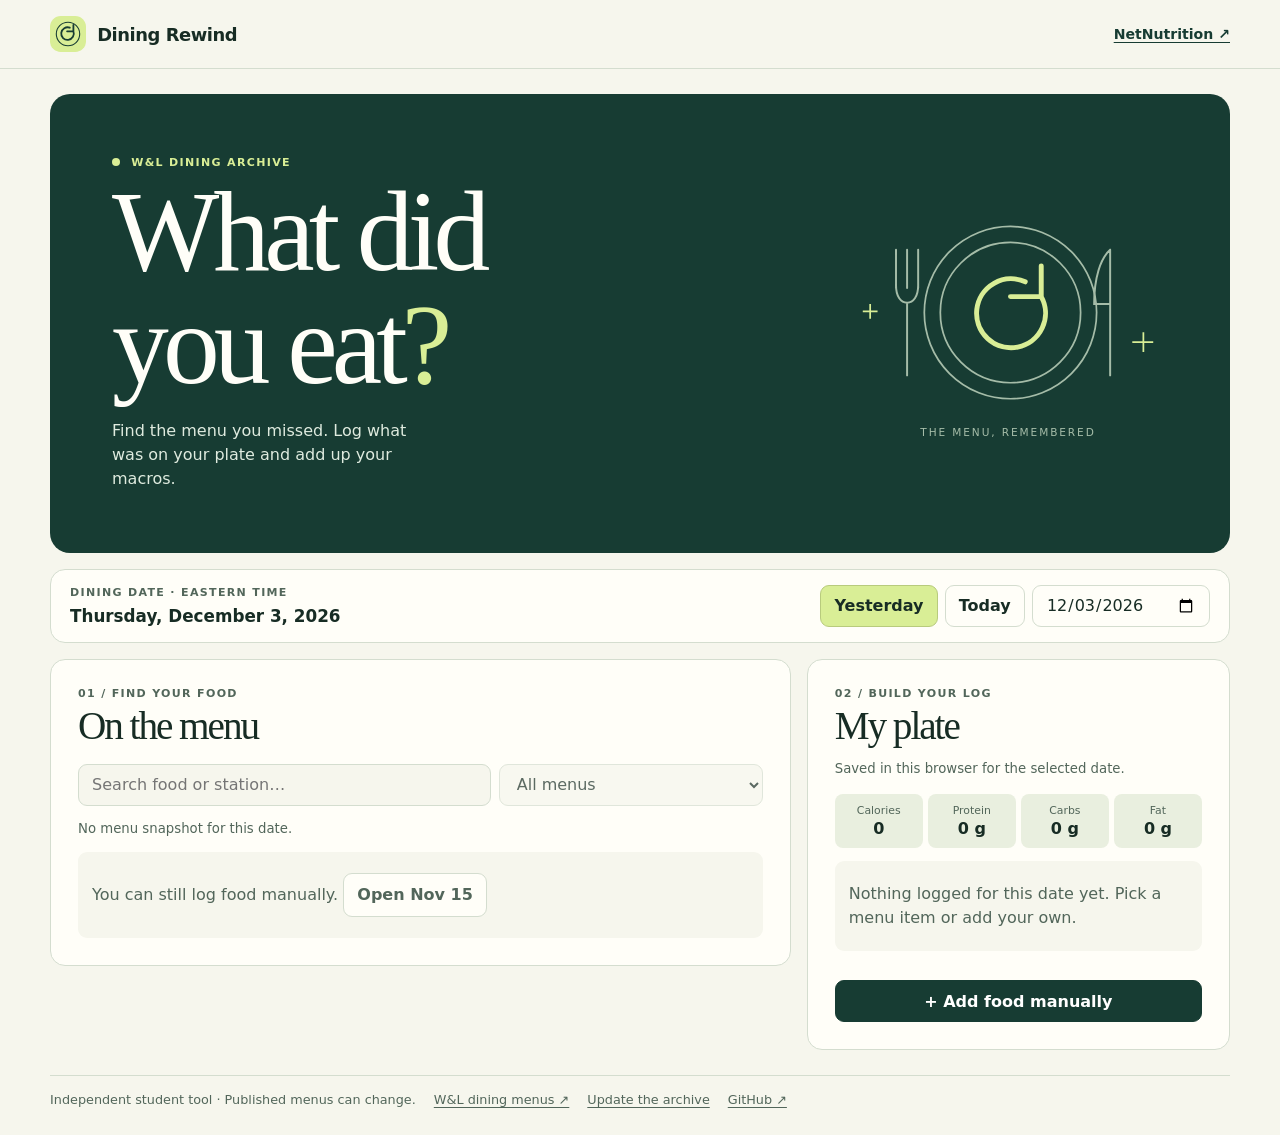
<file: site/index.html>
<!doctype html>
<html lang="en">
<head>
<meta charset="utf-8">
<meta name="viewport" content="width=device-width, initial-scale=1">
<meta name="description" content="Look up past W&amp;L dining menus and keep a private meal log.">
<title>Dining Rewind · W&amp;L menu archive</title>
<link rel="icon" type="image/svg+xml" href="./mark.svg">
<link rel="stylesheet" href="./style.css">
<script type="module" src="./app.js"></script>
</head>
<body>
<header class="mast"><div class="wrap nav"><a class="brand" href="./"><img src="./mark.svg" alt="" width="36" height="36"> Dining Rewind</a><a class="source" href="https://netnutrition.cbord.com/nn-prod/WLU" target="_blank" rel="noopener">NetNutrition ↗</a></div></header>
<main class="wrap">
<section class="hero" aria-labelledby="title">
<div><p class="eyebrow"><span></span> W&amp;L DINING ARCHIVE</p><h1 id="title">What did<br>you eat<span>?</span></h1><p>Find the menu you missed. Log what was on your plate and add up your macros.</p></div>
<div class="art" aria-hidden="true"><svg viewBox="0 0 260 170" fill="none"><circle cx="132" cy="85" r="70" stroke="currentColor" stroke-width="1.4"/><circle cx="132" cy="85" r="57" stroke="currentColor" stroke-width="1.4"/><path d="M157 72a28 28 0 1 1-13-12m13-13v25h-25" stroke="#d9ee96" stroke-width="4" stroke-linecap="round" stroke-linejoin="round"/><path d="M39 34v31m9-31v31m9-31v31m-18-2c0 9 4 14 9 14s9-5 9-14m-9 14v59m165-102c-8 7-13 23-13 44h13m0-44v102" stroke="currentColor" stroke-width="1.6" stroke-linecap="round"/><path d="M12 84h12m-6-6v12m213 19h17m-8-8v16" stroke="#d9ee96" stroke-width="1.4"/></svg><span>THE MENU, REMEMBERED</span></div>
</section>
<section class="datebar" aria-label="Menu date">
<div><p class="eyebrow">DINING DATE · EASTERN TIME</p><strong id="date-title"></strong></div>
<div class="date-actions"><a class="plate-link" href="#log-title">My plate ↓</a><button id="yesterday" type="button">Yesterday</button><button id="today" type="button">Today</button><label class="date-input"><span class="sr">Choose a date</span><input id="date" type="date"></label></div>
</section>
<div class="layout">
<section class="menu" aria-labelledby="menu-title">
<div class="section-top"><div><p class="eyebrow">01 / FIND YOUR FOOD</p><h2 id="menu-title">On the menu</h2></div><span id="count" class="chip" aria-live="polite"></span></div>
<div class="filters"><label><span class="sr">Search food or station</span><input type="search" id="search" placeholder="Search food or station…"></label><label><span class="sr">Filter by venue or meal</span><select id="group"><option value="">All menus</option></select></label></div>
<p class="hint" id="coverage" aria-live="polite">Loading archived menus…</p>
<div id="results"></div>
</section>
<aside class="log" aria-labelledby="log-title">
<p class="eyebrow">02 / BUILD YOUR LOG</p><h2 id="log-title">My plate</h2><p class="hint">Saved in this browser for the selected date.</p>
<dl id="totals" class="totals" aria-live="polite"></dl><p class="hint" id="total-note" aria-live="polite"></p>
<div id="entries"></div>
<button type="button" id="custom" class="primary">+ Add food manually</button>
</aside>
</div>
</main>
<footer class="wrap footer"><span>Independent student tool · Published menus can change.</span><a href="https://www.wlu.edu/dining-services/campus-dining-venues-and-menus/the-marketplace" target="_blank" rel="noopener">W&amp;L dining menus ↗</a><a href="./update.html">Update the archive</a><a href="https://github.com/onionviolet/dining-rewind">GitHub ↗</a></footer>
<dialog id="editor" aria-labelledby="editor-title">
<form id="entry-form">
<p class="eyebrow">MY PLATE</p><h2 id="editor-title">Log food</h2><p id="editor-note" class="hint"></p>
<label>Food name<input name="name" required maxlength="160"></label>
<div class="form-grid"><label>Portions eaten<input name="quantity" type="number" required min="0.01" max="1000" step="any"></label><label>Serving size or unit<input name="serving" maxlength="80" placeholder="e.g. 1 cup"></label></div>
<p class="hint">Enter values <strong>per serving</strong>. Leave any unknown value blank.</p>
<div class="form-grid macro-fields"><label>Calories (kcal)<input name="kcal" type="number" min="0" max="10000" step="any"></label><label>Protein (g)<input name="protein" type="number" min="0" max="10000" step="any"></label><label>Carbs (g)<input name="carbs" type="number" min="0" max="10000" step="any"></label><label>Fat (g)<input name="fat" type="number" min="0" max="10000" step="any"></label></div>
<div class="form-actions"><button type="button" id="cancel">Cancel</button><button type="submit" class="primary">Save to my plate</button></div>
</form>
</dialog>
<noscript><p class="wrap">Enable JavaScript to browse menus and use the meal log.</p></noscript>
</body>
</html>
</file>
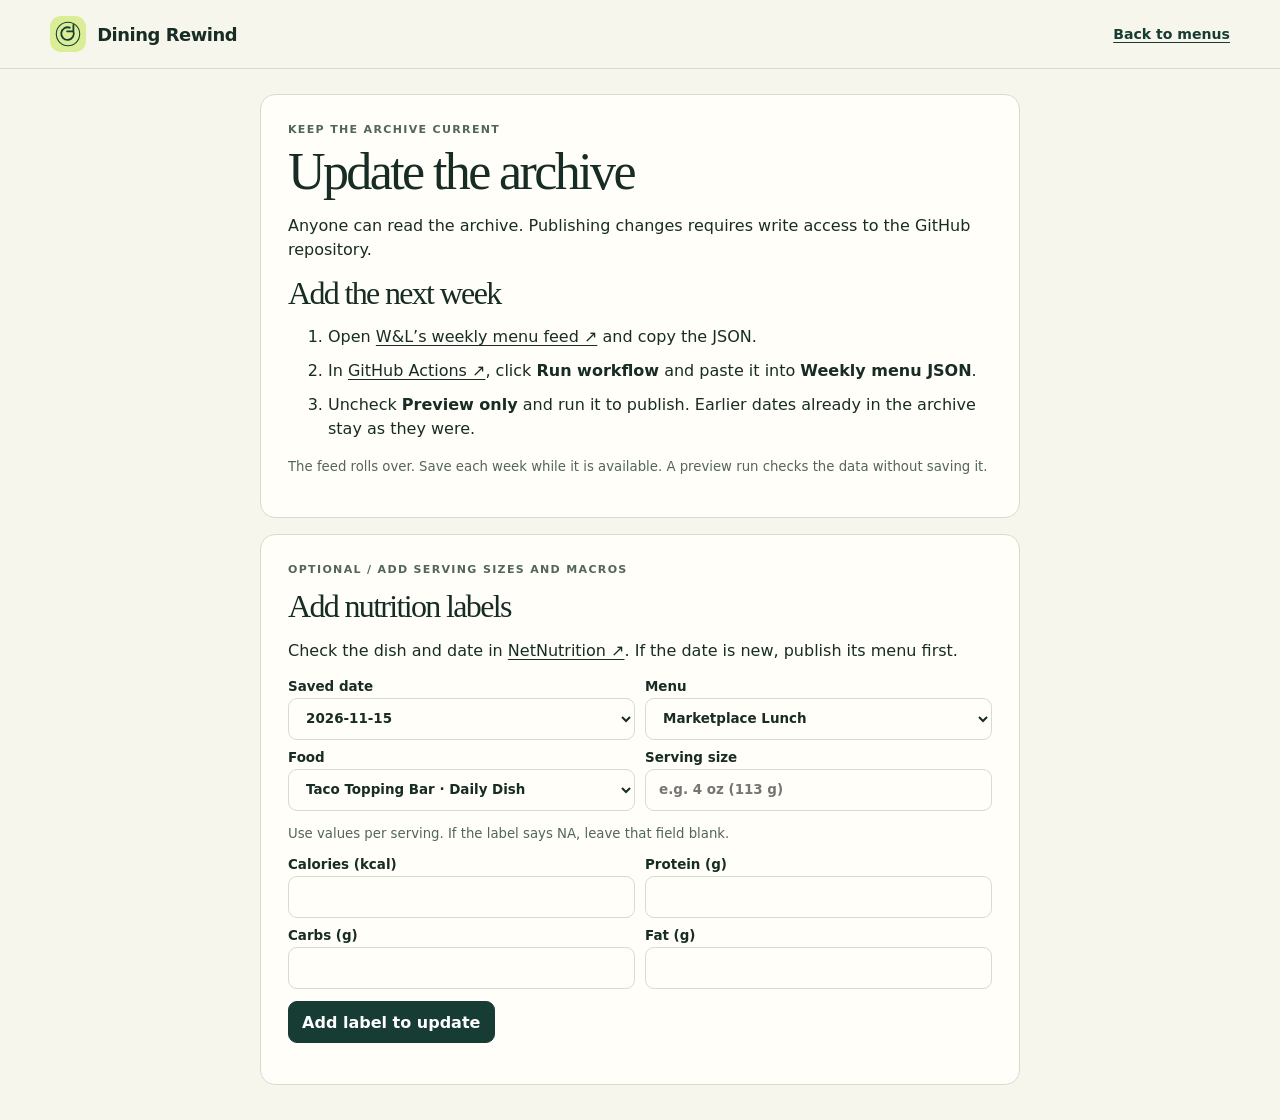
<file: site/update.html>
<!doctype html>
<html lang="en">
<head>
<meta charset="utf-8">
<meta name="viewport" content="width=device-width, initial-scale=1">
<title>Update the archive · Dining Rewind</title>
<link rel="icon" type="image/svg+xml" href="./mark.svg">
<link rel="stylesheet" href="./style.css">
<script type="module" src="./update.js"></script>
</head>
<body>
<header class="mast"><div class="wrap nav"><a class="brand" href="./"><img src="./mark.svg" alt="" width="36" height="36"> Dining Rewind</a><a class="source" href="./">Back to menus</a></div></header>
<main class="wrap updater">
<section class="menu">
<p class="eyebrow">KEEP THE ARCHIVE CURRENT</p><h1>Update the archive</h1>
<p>Anyone can read the archive. Publishing changes requires write access to the GitHub repository.</p>
<h2>Add the next week</h2>
<ol>
<li>Open <a href="https://mga1.wlu.edu/campusnotices/feeds/menus.php" target="_blank" rel="noopener">W&amp;L’s weekly menu feed ↗</a> and copy the JSON.</li>
<li>In <a href="https://github.com/onionviolet/dining-rewind/actions/workflows/pages.yml" target="_blank" rel="noopener">GitHub Actions ↗</a>, click <strong>Run workflow</strong> and paste it into <strong>Weekly menu JSON</strong>.</li>
<li>Uncheck <strong>Preview only</strong> and run it to publish. Earlier dates already in the archive stay as they were.</li>
</ol>
<p class="hint">The feed rolls over. Save each week while it is available. A preview run checks the data without saving it.</p>
</section>
<section class="menu">
<p class="eyebrow">OPTIONAL / ADD SERVING SIZES AND MACROS</p><h2>Add nutrition labels</h2>
<p>Check the dish and date in <a href="https://netnutrition.cbord.com/nn-prod/WLU" target="_blank" rel="noopener">NetNutrition ↗</a>. If the date is new, publish its menu first.</p>
<form id="label-form">
<div class="form-grid"><label>Saved date<select id="label-date" required></select></label><label>Menu<select id="label-menu" required></select></label></div>
<div class="form-grid"><label>Food<select id="label-food" required></select></label><label>Serving size<input id="label-serving" required maxlength="80" placeholder="e.g. 4 oz (113 g)"></label></div>
<p class="hint">Use values per serving. If the label says NA, leave that field blank.</p>
<div class="form-grid macro-fields">
<label>Calories (kcal)<input id="label-kcal" type="number" min="0" max="10000" step="any"></label>
<label>Protein (g)<input id="label-protein" type="number" min="0" max="10000" step="any"></label>
<label>Carbs (g)<input id="label-carbs" type="number" min="0" max="10000" step="any"></label>
<label>Fat (g)<input id="label-fat" type="number" min="0" max="10000" step="any"></label>
</div>
<button id="queue-label" class="primary" type="submit" disabled>Add label to update</button>
<p id="update-status" class="hint" role="status">Loading saved menus…</p>
</form>
<div id="prepared" hidden>
<label for="payload">Prepared label JSON</label>
<textarea id="payload" rows="5" readonly spellcheck="false"></textarea>
<button id="copy-labels" type="button">Copy labels</button>
<p class="hint">Paste this into <strong>Verified NetNutrition labels JSON</strong> in the same GitHub workflow. You can leave Weekly menu JSON blank.</p>
</div>
</section>
</main>
</body>
</html>
</file>
<file: site/style.css>
:root{color-scheme:light;--paper:#f6f6ed;--white:#fffef8;--ink:#172c24;--forest:#173c33;--muted:#52665a;--line:#d4ddcf;--lime:#d9ee96;--soft:#e9efdf;font-family:system-ui,-apple-system,sans-serif;color:var(--ink);background:var(--paper)}
*{box-sizing:border-box}body{margin:0}a{color:inherit;text-underline-offset:3px}button,input,select{font:inherit;color:inherit}button,input,select{min-height:42px;border:1px solid var(--line);border-radius:9px;padding:.57rem .82rem;background:var(--white)}button{cursor:pointer;font-weight:650}button:hover{background:var(--soft)}:focus-visible{outline:3px solid #758b35;outline-offset:3px}[hidden]{display:none!important}
.wrap{max-width:1180px;margin:auto;width:calc(100% - 3rem)}.mast{border-bottom:1px solid var(--line)}.nav{min-height:68px;display:flex;justify-content:space-between;align-items:center;gap:1rem}.brand{display:flex;align-items:center;gap:.7rem;font-weight:800;text-decoration:none;letter-spacing:-.025em;font-size:1.12rem}.source{font-size:.88rem;color:var(--forest);font-weight:650}
.hero{background:var(--forest);color:var(--white);border-radius:20px;margin:25px 0 16px;padding:clamp(26px,5vw,62px);display:flex;align-items:center;justify-content:space-between;gap:1rem;overflow:hidden}.eyebrow{letter-spacing:.12em;font-size:.69rem;font-weight:800;margin:0 0 .45rem;color:var(--muted)}.hero .eyebrow{color:var(--lime)}.hero .eyebrow span{display:inline-block;width:8px;height:8px;border-radius:50%;background:var(--lime);margin-right:6px}.hero h1,h2{font-family:Georgia,serif;font-weight:500;letter-spacing:-.052em;margin:0;line-height:.99}.hero h1{font-size:clamp(3.7rem,9vw,7.1rem)}.hero h1 span{color:var(--lime)}.hero p:last-child{max-width:31ch;color:#dfebdf;line-height:1.5;margin:1.1rem 0 0}.art{width:min(40%,320px);color:#a5bca8;text-align:center;align-self:center}.art svg{width:100%;display:block}.art span{display:block;font-size:.66rem;letter-spacing:.18em;margin-top:.55rem}
.datebar,.menu,.log{background:var(--white);border:1px solid var(--line);border-radius:15px}.datebar{padding:15px 19px;display:flex;align-items:center;justify-content:space-between;gap:12px;flex-wrap:wrap}.datebar strong{font-size:1.05rem}.date-actions{display:flex;gap:7px;flex-wrap:wrap}.date-actions [aria-pressed=true]{background:var(--lime);border-color:#b8cb7d}.layout{display:grid;grid-template-columns:minmax(0,1.75fr) minmax(0,1fr);gap:16px;margin:16px 0 25px;align-items:start}.menu,.log{padding:clamp(16px,3vw,27px)}h2{font-size:2.45rem}.section-top{display:flex;align-items:end;justify-content:space-between;gap:10px}.chip{font-size:.75rem;background:var(--soft);border-radius:30px;padding:.33rem .63rem;white-space:nowrap}.chip:empty{display:none}.filters{display:grid;grid-template-columns:minmax(0,1fr) minmax(0,.64fr);gap:8px;margin:18px 0 8px}.filters input,.filters select{width:100%;background:var(--paper)}.hint{font-size:.83rem;color:var(--muted);line-height:1.5}.group{margin-top:18px}.group>h3{font-size:1rem;border-bottom:1px solid var(--line);margin:0;padding-bottom:7px}.station{margin:.8rem 0 .2rem;color:var(--muted);font-size:.7rem;text-transform:uppercase;letter-spacing:.09em}.row{display:flex;justify-content:space-between;align-items:center;gap:8px;padding:.55rem 0;border-bottom:1px solid #e7ebe0}.row small{display:block;margin-top:3px;color:var(--muted)}.row button{padding:.25rem .65rem;min-height:34px;font-size:.8rem;white-space:nowrap}.empty{padding:21px 14px;background:var(--paper);border-radius:9px;margin-top:12px;color:var(--muted);line-height:1.5}.primary{background:var(--forest);color:white;border-color:var(--forest)}.primary:hover{background:#295544}.log>.primary{width:100%;margin-top:13px}.totals{display:grid;grid-template-columns:repeat(4,minmax(0,1fr));gap:5px;margin:15px 0 4px}.totals div{min-width:0;background:var(--soft);border-radius:8px;text-align:center;padding:10px 3px;overflow-wrap:anywhere}.totals dt{font-size:.68rem;color:var(--muted)}.totals dd{margin:2px 0 0;font-weight:800}.entry-controls{display:flex;gap:4px;flex-wrap:wrap;justify-content:end}.footer{border-top:1px solid var(--line);padding:16px 0 28px;display:flex;flex-wrap:wrap;gap:8px 18px;font-size:.8rem;color:var(--muted)}
dialog{background:var(--white);border:1px solid var(--line);border-radius:15px;padding:23px;width:min(490px,calc(100% - 2rem));max-height:calc(100dvh - 2rem);color:var(--ink)}dialog::backdrop{background:#0e281fc2}form label{display:flex;flex-direction:column;font-size:.84rem;gap:4px;font-weight:650;min-width:0}form input{width:100%}.form-grid{display:grid;grid-template-columns:1fr 1fr;gap:10px;margin-top:10px}.form-actions{margin-top:18px;display:flex;justify-content:end;gap:8px}.sr{position:absolute;width:1px;height:1px;overflow:hidden;clip-path:inset(50%);white-space:nowrap}
.plate-link{display:none}@media(max-width:760px){.plate-link{display:inline-flex;align-items:center;padding:0 6px;font-size:.85rem}.layout{grid-template-columns:minmax(0,1fr)}.hero{margin-top:16px}.wrap{width:calc(100% - 1.5rem)}}
@media(max-width:390px){.art{display:none}.filters{grid-template-columns:1fr}.date-actions button,.date-actions input{padding-inline:.5rem}}
.updater{max-width:760px;margin-top:25px;margin-bottom:35px}.updater .menu+.menu{margin-top:16px}.updater h1{margin:.25rem 0;font:500 3.25rem/1 Georgia,serif;letter-spacing:-.05em}.updater h2{font-size:2rem;margin:.8rem 0}.updater li+li{margin-top:.6rem}.updater p,.updater li{line-height:1.5}.updater select{width:100%}.updater button{margin-top:12px}.updater textarea{display:block;width:100%;margin-top:6px;padding:8px;border:1px solid var(--line);border-radius:8px;background:var(--paper);color:var(--ink);font:inherit;font-size:.82rem}
</file>
